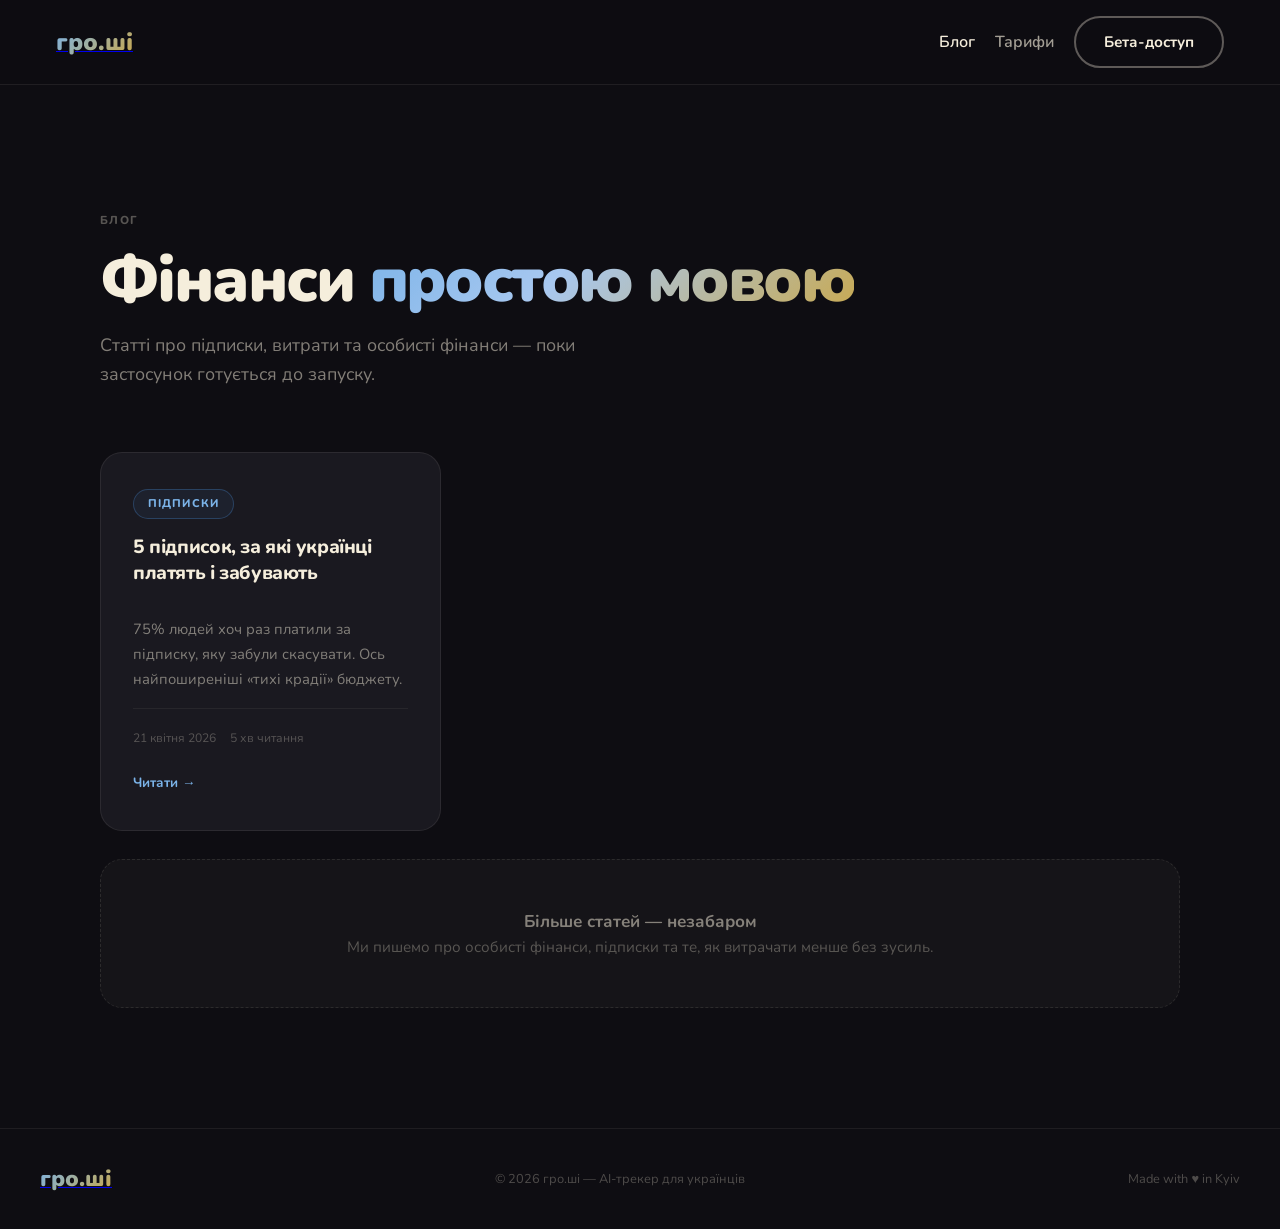
<file: blog.html>
<!DOCTYPE html>
<html lang="uk">
<head>
  <meta charset="UTF-8">
  <meta name="viewport" content="width=device-width,initial-scale=1.0">
  <title>Блог — гро.ші</title>
  <meta name="description" content="Статті про фінансову грамотність, підписки та особисті фінанси від команди гро.ші.">
  <link href="https://fonts.googleapis.com/css2?family=Nunito:wght@300;400;600;700;800;900&display=swap" rel="stylesheet">
  <link rel="stylesheet" href="/css/style.css">
  <style>
    /* ── BLOG LISTING ── */
    .blog-hero{padding:120px 60px 64px;max-width:1200px;margin:0 auto}
    .blog-hero h1{font-size:clamp(2.4rem,5vw,4rem);font-weight:900;letter-spacing:-.04em;line-height:1.08;margin-bottom:16px}
    .blog-hero p{font-size:1.12rem;color:rgba(245,238,220,.5);max-width:500px}

    .blog-grid{max-width:1200px;margin:0 auto;padding:0 60px 120px;display:grid;grid-template-columns:repeat(3,1fr);gap:28px}

    .post-card{background:var(--dark);border:1px solid var(--border);border-radius:var(--r);padding:36px 32px;display:flex;flex-direction:column;gap:16px;text-decoration:none;color:inherit;transition:transform .25s,border-color .25s}
    .post-card:hover{transform:translateY(-5px);border-color:rgba(74,144,217,.28)}
    .post-cat{display:inline-block;font-size:.7rem;font-weight:800;letter-spacing:.1em;text-transform:uppercase;color:var(--g200b);padding:5px 14px;border-radius:100px;border:1px solid rgba(74,144,217,.3);background:rgba(74,144,217,.07);width:fit-content}
    .post-card h2{font-size:1.2rem;font-weight:800;letter-spacing:-.02em;line-height:1.35;color:var(--cream);flex:1}
    .post-card p{font-size:.92rem;color:rgba(245,238,220,.48);line-height:1.7;margin:0}
    .post-meta{display:flex;gap:14px;font-size:.76rem;color:rgba(245,238,220,.28);margin-top:auto;padding-top:20px;border-top:1px solid rgba(245,238,220,.06)}
    .read-more{display:inline-flex;align-items:center;gap:6px;font-size:.84rem;font-weight:700;color:var(--g200b);margin-top:8px;transition:gap .2s}
    .post-card:hover .read-more{gap:10px}

    .blog-coming{grid-column:1/-1;background:rgba(245,238,220,.03);border:1px dashed rgba(245,238,220,.1);border-radius:var(--r);padding:48px;text-align:center}
    .blog-coming p{color:rgba(245,238,220,.3);font-size:.95rem}
    .blog-coming strong{color:rgba(245,238,220,.5)}

    @media(max-width:1024px){
      .blog-grid{grid-template-columns:1fr 1fr}
    }
    @media(max-width:640px){
      .blog-hero,.blog-grid{padding-left:24px;padding-right:24px}
      .blog-hero{padding-top:80px;padding-bottom:40px}
      .blog-grid{grid-template-columns:1fr}
    }
  </style>
</head>
<body>

<!-- NAV -->
<nav>
  <a href="/" class="nav-logo"><span style="font-size:1.5rem;font-weight:900;background:linear-gradient(135deg,#7bb3e8,#c9a84c);-webkit-background-clip:text;-webkit-text-fill-color:transparent;background-clip:text">гро.ші</span></a>
  <ul>
    <li><a href="/blog" class="nav-link" style="color:var(--cream)">Блог</a></li>
    <li><a href="/pricing" class="nav-link">Тарифи</a></li>
    <li><a href="/#early-access" class="btn-nav">Бета-доступ</a></li>
  </ul>
</nav>

<!-- HERO -->
<div class="blog-hero">
  <div class="sec-label">Блог</div>
  <h1>Фінанси <span class="grad">простою мовою</span></h1>
  <p>Статті про підписки, витрати та особисті фінанси — поки застосунок готується до запуску.</p>
</div>

<!-- POSTS -->
<div class="blog-grid">

  <a href="/blog/5-pidpysok-za-yaki-ukraintsi-platyat-i-zabuvayut" class="post-card">
    <span class="post-cat">Підписки</span>
    <h2>5 підписок, за які українці платять і забувають</h2>
    <p>75% людей хоч раз платили за підписку, яку забули скасувати. Ось найпоширеніші «тихі крадії» бюджету.</p>
    <div class="post-meta">
      <span>21 квітня 2026</span>
      <span>5 хв читання</span>
    </div>
    <span class="read-more">Читати →</span>
  </a>

  <div class="blog-coming">
    <strong>Більше статей — незабаром</strong>
    <p>Ми пишемо про особисті фінанси, підписки та те, як витрачати менше без зусиль.</p>
  </div>

</div>

<!-- FOOTER -->
<footer>
  <a href="/" class="flogo"><span style="font-size:1.4rem;font-weight:900;background:linear-gradient(135deg,#7bb3e8,#c9a84c);-webkit-background-clip:text;-webkit-text-fill-color:transparent;background-clip:text">гро.ші</span></a>
  <p>© 2026 гро.ші — AI-трекер для українців</p>
  <p>Made with ♥️ in Kyiv</p>
</footer>

</body>
</html>
</file>
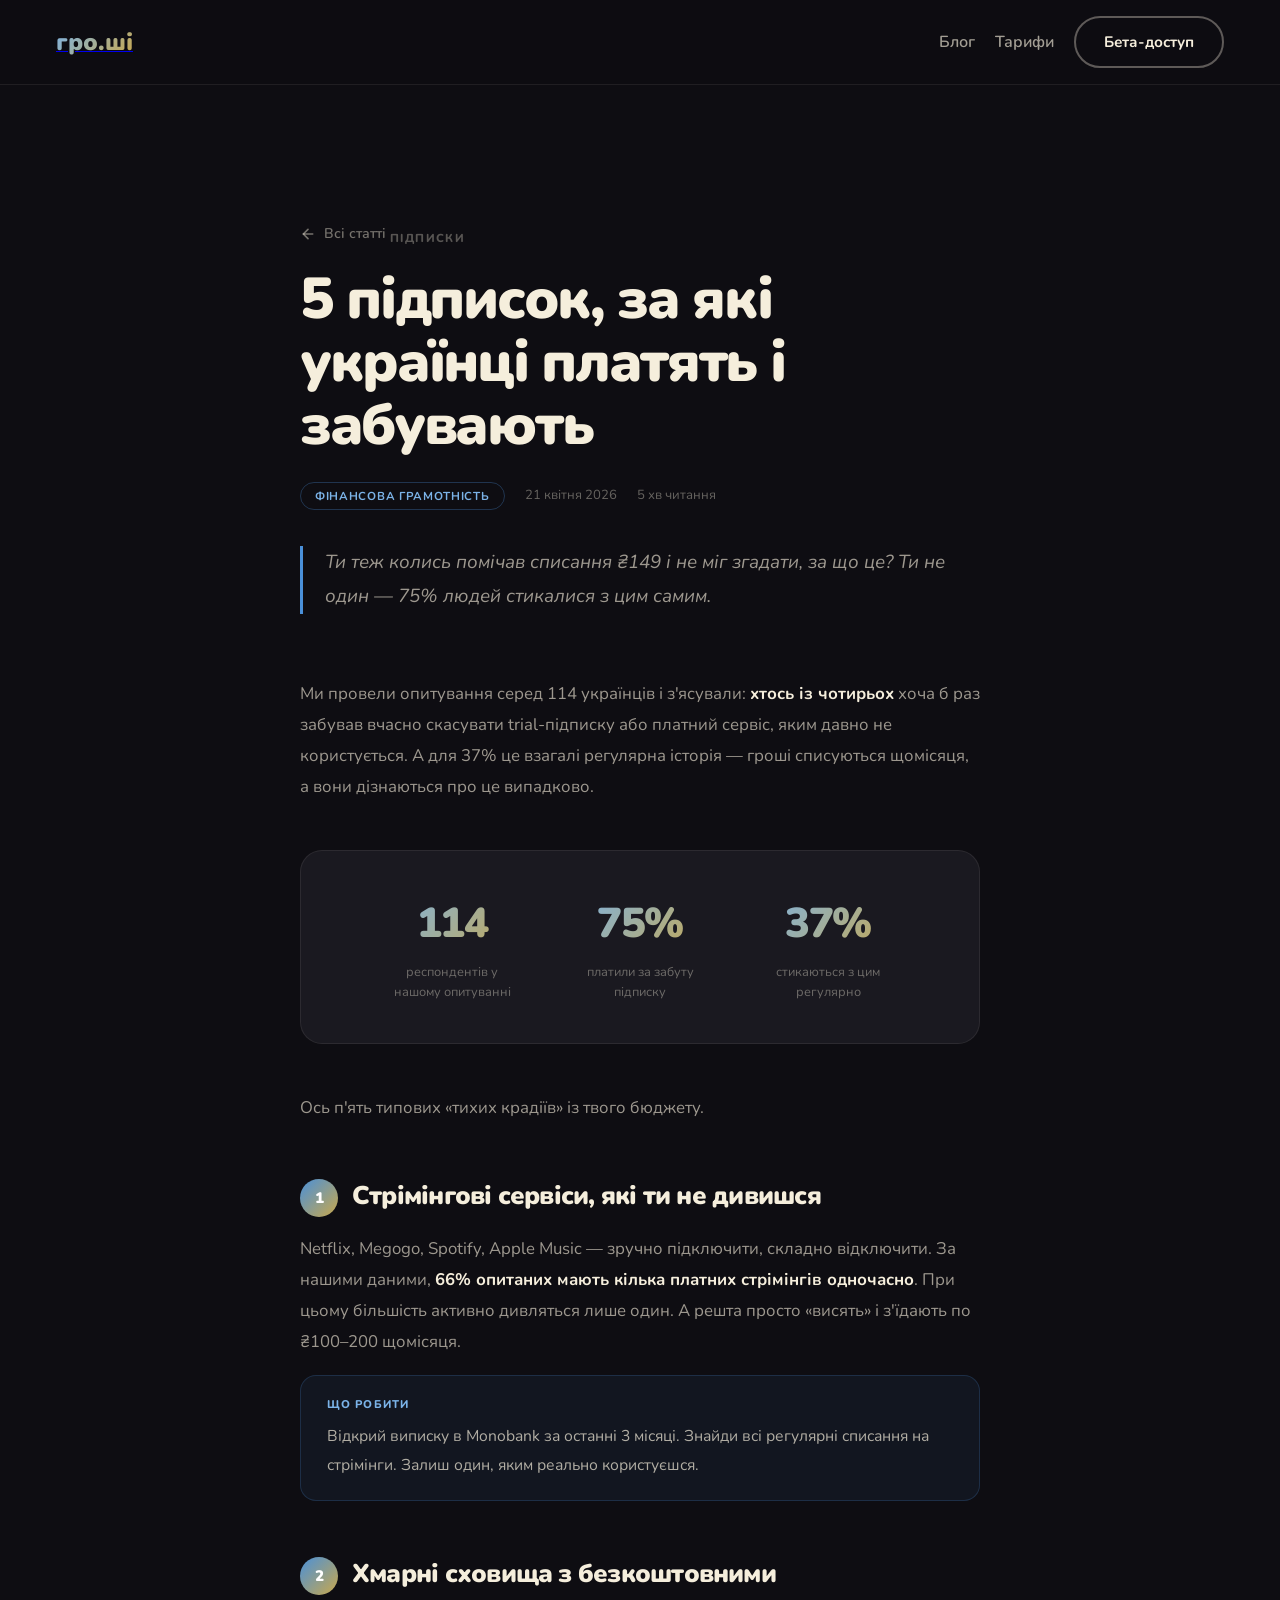
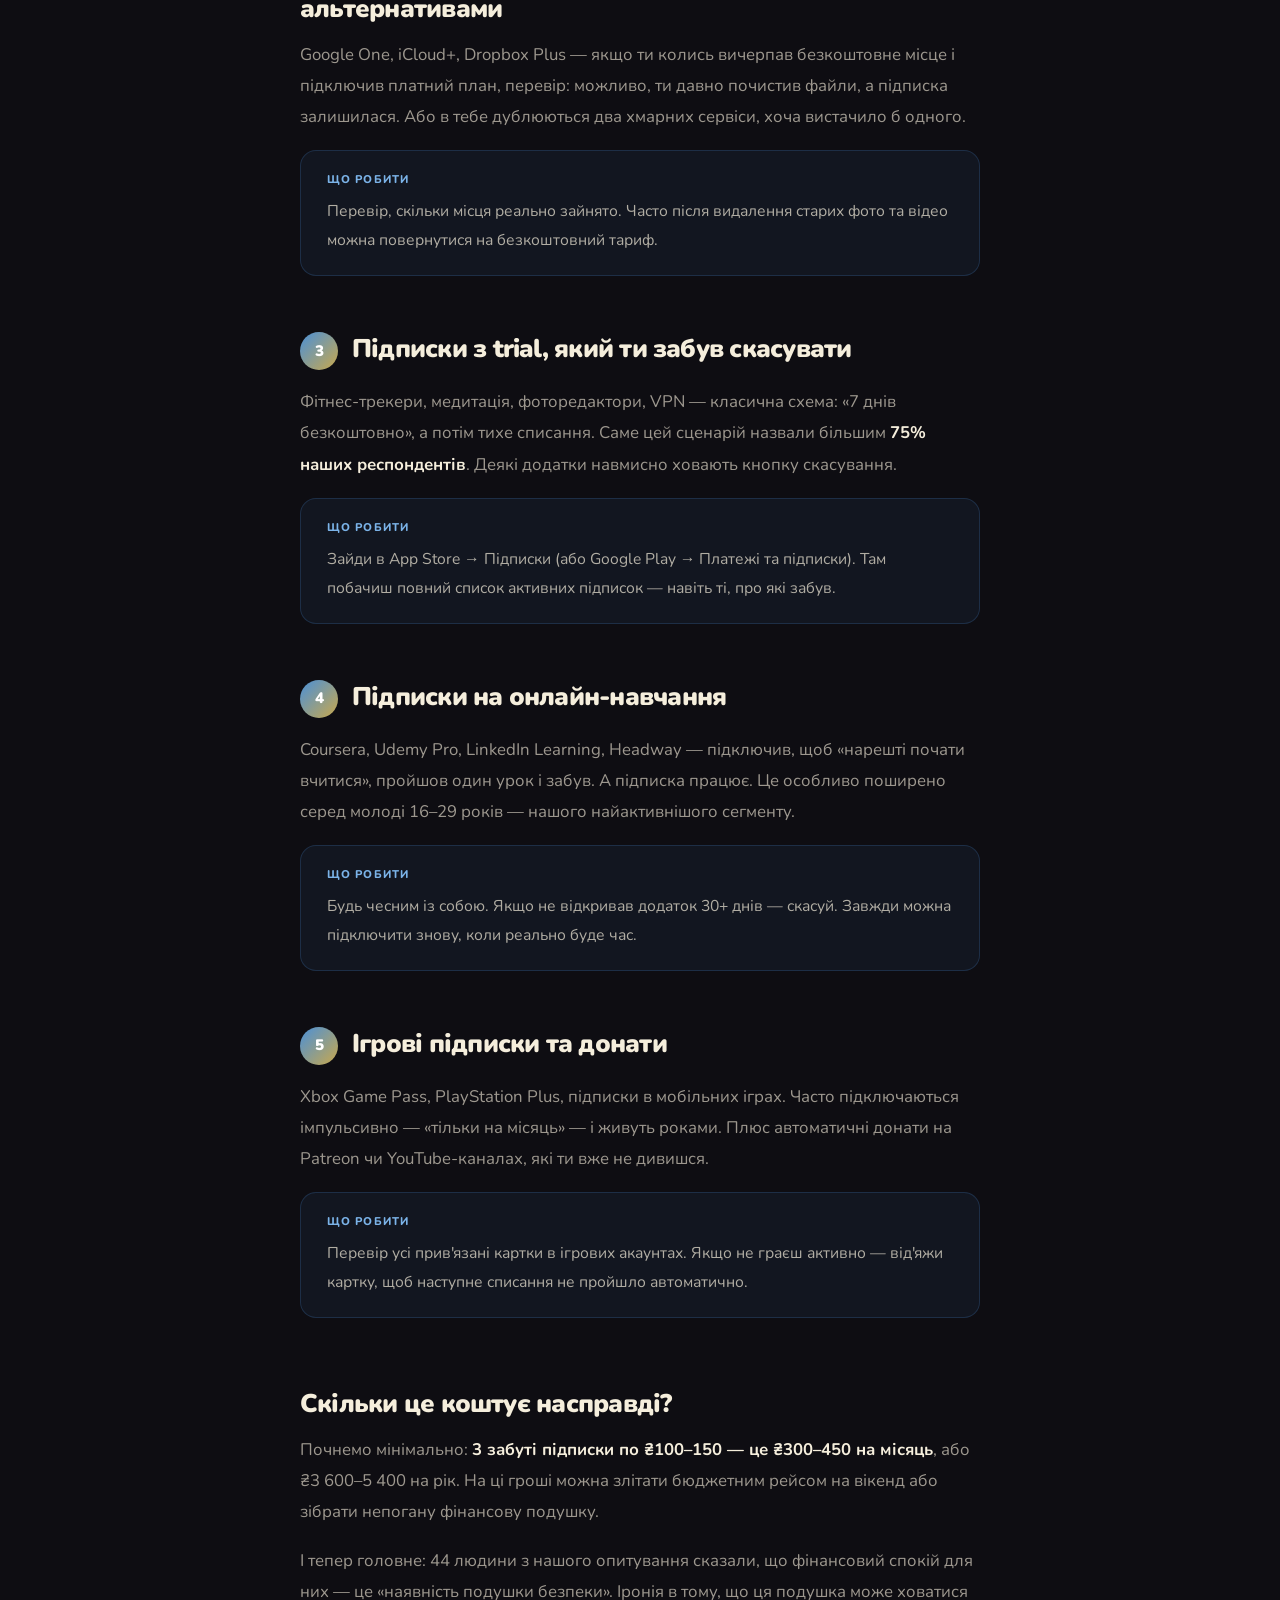
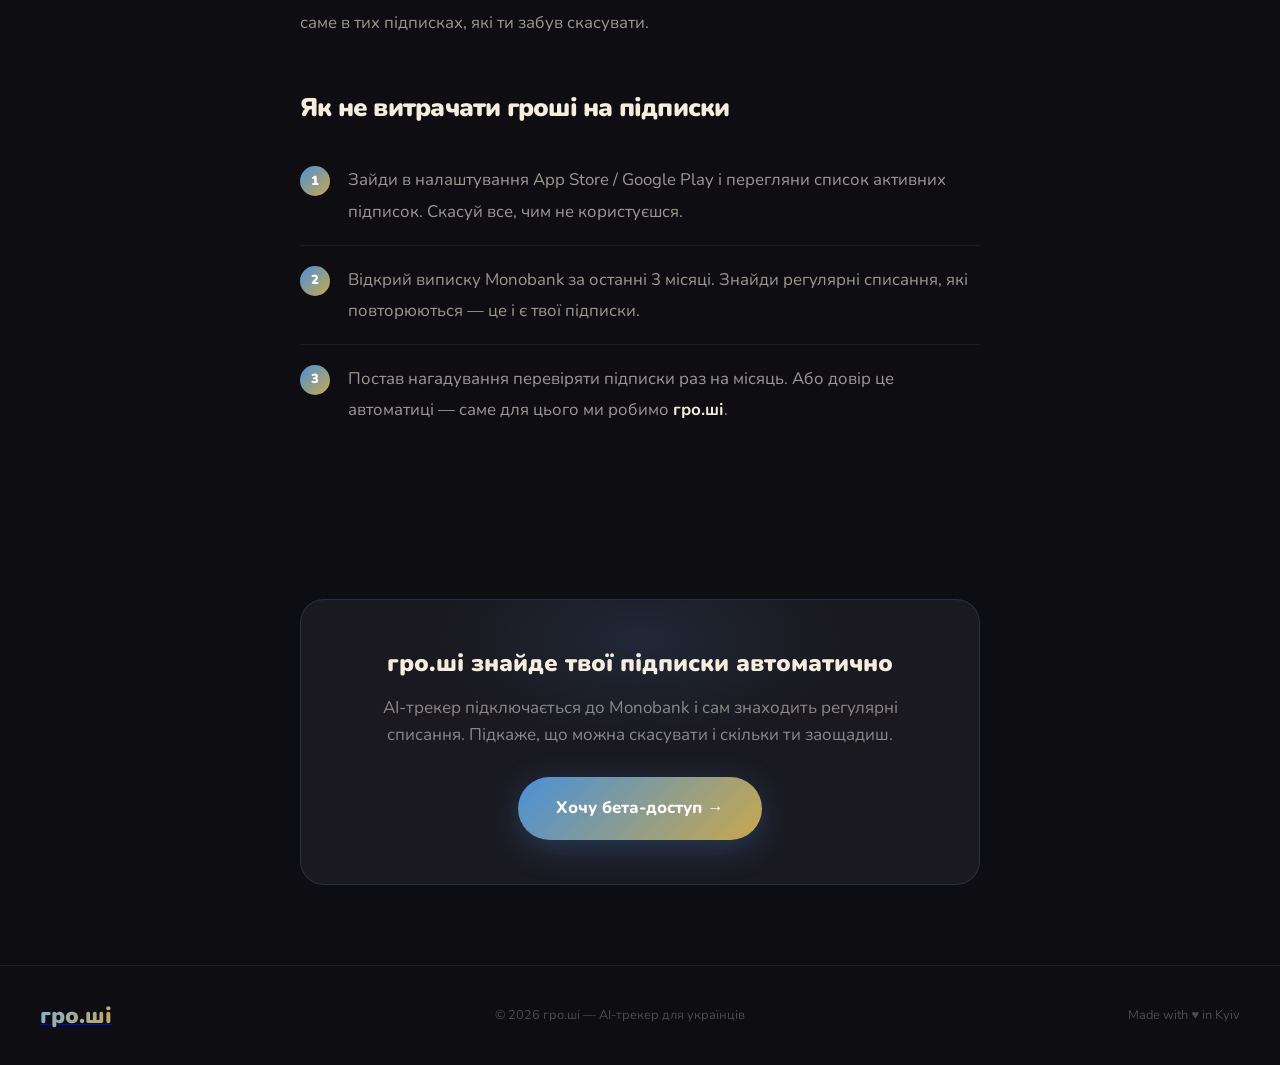
<file: blog/5-pidpysok-za-yaki-ukraintsi-platyat-i-zabuvayut.html>
<!DOCTYPE html>
<html lang="uk">
<head>
  <meta charset="UTF-8">
  <meta name="viewport" content="width=device-width,initial-scale=1.0">
  <title>5 підписок, за які українці платять і забувають — гро.ші</title>
  <meta name="description" content="75% людей хоч раз платили за підписку, яку забули скасувати. Ось найпоширеніші «тихі крадії» бюджету і як з ними боротися.">
  <link href="https://fonts.googleapis.com/css2?family=Nunito:wght@300;400;600;700;800;900&display=swap" rel="stylesheet">
  <link rel="stylesheet" href="/css/style.css">
  <style>
    /* ── BLOG ARTICLE ── */
    .article-hero{padding:120px 60px 64px;max-width:800px;margin:0 auto}
    .article-hero .sec-label{margin-bottom:20px}
    .article-hero h1{font-size:clamp(2.2rem,4.5vw,3.6rem);font-weight:900;letter-spacing:-.04em;line-height:1.1;margin-bottom:24px;color:var(--cream)}
    .article-meta{display:flex;align-items:center;gap:20px;font-size:.82rem;color:rgba(245,238,220,.38);margin-bottom:16px;flex-wrap:wrap}
    .article-meta .tag{padding:4px 14px;border-radius:100px;border:1px solid rgba(74,144,217,.3);color:var(--g200b);font-size:.72rem;font-weight:700;letter-spacing:.06em;text-transform:uppercase}
    .article-intro{font-size:1.18rem;color:rgba(245,238,220,.62);line-height:1.8;border-left:3px solid var(--g200a);padding-left:22px;margin-top:36px;font-style:italic}

    .article-body{max-width:800px;margin:0 auto;padding:0 60px 120px}
    .article-body h2{font-size:1.6rem;font-weight:900;letter-spacing:-.03em;margin:56px 0 16px;color:var(--cream)}
    .article-body h2 .num{display:inline-flex;align-items:center;justify-content:center;width:38px;height:38px;border-radius:50%;background:linear-gradient(135deg,var(--g200a),var(--g500b));color:#fff;font-size:.95rem;font-weight:900;margin-right:14px;flex-shrink:0;vertical-align:middle}
    .article-body p{font-size:1.05rem;color:rgba(245,238,220,.62);line-height:1.85;margin-bottom:18px}
    .article-body strong{color:var(--cream);font-weight:700}
    .tip-box{background:rgba(74,144,217,.07);border:1px solid rgba(74,144,217,.2);border-radius:16px;padding:20px 26px;margin:18px 0 36px}
    .tip-box .tip-label{font-size:.7rem;font-weight:800;letter-spacing:.1em;text-transform:uppercase;color:var(--g200b);margin-bottom:8px}
    .tip-box p{margin-bottom:0;font-size:.98rem;color:rgba(245,238,220,.7)}

    .stat-banner{background:var(--dark);border:1px solid var(--border);border-radius:22px;padding:40px;display:flex;gap:48px;flex-wrap:wrap;margin:48px 0;justify-content:center;text-align:center}
    .stat-item .snum{font-size:2.6rem;font-weight:900;letter-spacing:-.04em;background:linear-gradient(135deg,var(--g200b),var(--g500b));-webkit-background-clip:text;-webkit-text-fill-color:transparent;background-clip:text}
    .stat-item .slabel{font-size:.8rem;color:rgba(245,238,220,.38);margin-top:4px;max-width:140px}

    .steps-list{counter-reset:steps;margin:24px 0 36px}
    .step-item{display:flex;gap:18px;padding:18px 0;border-bottom:1px solid rgba(245,238,220,.06)}
    .step-item:last-child{border-bottom:none}
    .step-num{flex-shrink:0;width:30px;height:30px;border-radius:50%;background:linear-gradient(135deg,var(--g200a),var(--g500b));display:flex;align-items:center;justify-content:center;font-size:.82rem;font-weight:900;color:#fff;margin-top:2px}
    .step-item p{margin-bottom:0}

    .article-footer{max-width:800px;margin:0 auto 80px;padding:0 60px}
    .cta-inline{background:var(--dark);border:1px solid rgba(74,144,217,.2);border-radius:24px;padding:44px 48px;text-align:center;position:relative;overflow:hidden}
    .cta-inline::before{content:'';position:absolute;top:-60px;left:50%;transform:translateX(-50%);width:400px;height:200px;background:radial-gradient(ellipse,rgba(74,144,217,.12),transparent 70%)}
    .cta-inline h3{font-size:1.5rem;font-weight:900;margin-bottom:12px;position:relative;z-index:1}
    .cta-inline p{color:rgba(245,238,220,.52);margin-bottom:28px;position:relative;z-index:1}
    .cta-inline .btn-hero{position:relative;z-index:1}

    .back-link{display:inline-flex;align-items:center;gap:8px;text-decoration:none;color:rgba(245,238,220,.45);font-size:.88rem;font-weight:600;padding:16px 0;transition:color .2s}
    .back-link:hover{color:var(--cream)}
    .back-link svg{transition:transform .2s}
    .back-link:hover svg{transform:translateX(-3px)}

    @media(max-width:768px){
      .article-hero,.article-body,.article-footer{padding-left:24px;padding-right:24px}
      .article-hero{padding-top:80px;padding-bottom:40px}
      .stat-banner{gap:28px}
    }
  </style>
</head>
<body>

<!-- NAV -->
<nav>
  <a href="/" class="nav-logo"><span style="font-size:1.5rem;font-weight:900;background:linear-gradient(135deg,#7bb3e8,#c9a84c);-webkit-background-clip:text;-webkit-text-fill-color:transparent;background-clip:text">гро.ші</span></a>
  <ul>
    <li><a href="/blog" class="nav-link">Блог</a></li>
    <li><a href="/pricing" class="nav-link">Тарифи</a></li>
    <li><a href="/#early-access" class="btn-nav">Бета-доступ</a></li>
  </ul>
</nav>

<!-- ARTICLE HERO -->
<div class="article-hero">
  <a href="/blog" class="back-link">
    <svg width="16" height="16" viewBox="0 0 24 24" fill="none" stroke="currentColor" stroke-width="2.5" stroke-linecap="round" stroke-linejoin="round"><path d="M19 12H5"/><path d="M12 19l-7-7 7-7"/></svg>
    Всі статті
  </a>
  <div class="sec-label" style="margin-top:24px">Підписки</div>
  <h1>5 підписок, за які українці платять і забувають</h1>
  <div class="article-meta">
    <span class="tag">Фінансова грамотність</span>
    <span>21 квітня 2026</span>
    <span>5 хв читання</span>
  </div>
  <p class="article-intro">Ти теж колись помічав списання ₴149 і не міг згадати, за що це? Ти не один — 75% людей стикалися з цим самим.</p>
</div>

<!-- ARTICLE BODY -->
<div class="article-body">

  <p>Ми провели опитування серед 114 українців і з'ясували: <strong>хтось із чотирьох</strong> хоча б раз забував вчасно скасувати trial-підписку або платний сервіс, яким давно не користується. А для 37% це взагалі регулярна історія — гроші списуються щомісяця, а вони дізнаються про це випадково.</p>

  <div class="stat-banner">
    <div class="stat-item"><div class="snum">114</div><div class="slabel">респондентів у нашому опитуванні</div></div>
    <div class="stat-item"><div class="snum">75%</div><div class="slabel">платили за забуту підписку</div></div>
    <div class="stat-item"><div class="snum">37%</div><div class="slabel">стикаються з цим регулярно</div></div>
  </div>

  <p>Ось п'ять типових «тихих крадіїв» із твого бюджету.</p>

  <!-- 1 -->
  <h2><span class="num">1</span>Стрімінгові сервіси, які ти не дивишся</h2>
  <p>Netflix, Megogo, Spotify, Apple Music — зручно підключити, складно відключити. За нашими даними, <strong>66% опитаних мають кілька платних стрімінгів одночасно</strong>. При цьому більшість активно дивляться лише один. А решта просто «висять» і з'їдають по ₴100–200 щомісяця.</p>
  <div class="tip-box">
    <div class="tip-label">Що робити</div>
    <p>Відкрий виписку в Monobank за останні 3 місяці. Знайди всі регулярні списання на стрімінги. Залиш один, яким реально користуєшся.</p>
  </div>

  <!-- 2 -->
  <h2><span class="num">2</span>Хмарні сховища з безкоштовними альтернативами</h2>
  <p>Google One, iCloud+, Dropbox Plus — якщо ти колись вичерпав безкоштовне місце і підключив платний план, перевір: можливо, ти давно почистив файли, а підписка залишилася. Або в тебе дублюються два хмарних сервіси, хоча вистачило б одного.</p>
  <div class="tip-box">
    <div class="tip-label">Що робити</div>
    <p>Перевір, скільки місця реально зайнято. Часто після видалення старих фото та відео можна повернутися на безкоштовний тариф.</p>
  </div>

  <!-- 3 -->
  <h2><span class="num">3</span>Підписки з trial, який ти забув скасувати</h2>
  <p>Фітнес-трекери, медитація, фоторедактори, VPN — класична схема: «7 днів безкоштовно», а потім тихе списання. Саме цей сценарій назвали більшим <strong>75% наших респондентів</strong>. Деякі додатки навмисно ховають кнопку скасування.</p>
  <div class="tip-box">
    <div class="tip-label">Що робити</div>
    <p>Зайди в App Store → Підписки (або Google Play → Платежі та підписки). Там побачиш повний список активних підписок — навіть ті, про які забув.</p>
  </div>

  <!-- 4 -->
  <h2><span class="num">4</span>Підписки на онлайн-навчання</h2>
  <p>Coursera, Udemy Pro, LinkedIn Learning, Headway — підключив, щоб «нарешті почати вчитися», пройшов один урок і забув. А підписка працює. Це особливо поширено серед молоді 16–29 років — нашого найактивнішого сегменту.</p>
  <div class="tip-box">
    <div class="tip-label">Що робити</div>
    <p>Будь чесним із собою. Якщо не відкривав додаток 30+ днів — скасуй. Завжди можна підключити знову, коли реально буде час.</p>
  </div>

  <!-- 5 -->
  <h2><span class="num">5</span>Ігрові підписки та донати</h2>
  <p>Xbox Game Pass, PlayStation Plus, підписки в мобільних іграх. Часто підключаються імпульсивно — «тільки на місяць» — і живуть роками. Плюс автоматичні донати на Patreon чи YouTube-каналах, які ти вже не дивишся.</p>
  <div class="tip-box">
    <div class="tip-label">Що робити</div>
    <p>Перевір усі прив'язані картки в ігрових акаунтах. Якщо не граєш активно — від'яжи картку, щоб наступне списання не пройшло автоматично.</p>
  </div>

  <!-- TOTAL -->
  <h2 style="margin-top:72px">Скільки це коштує насправді?</h2>
  <p>Почнемо мінімально: <strong>3 забуті підписки по ₴100–150 — це ₴300–450 на місяць</strong>, або ₴3 600–5 400 на рік. На ці гроші можна злітати бюджетним рейсом на вікенд або зібрати непогану фінансову подушку.</p>
  <p>І тепер головне: 44 людини з нашого опитування сказали, що фінансовий спокій для них — це «наявність подушки безпеки». Іронія в тому, що ця подушка може ховатися саме в тих підписках, які ти забув скасувати.</p>

  <!-- HOW TO AVOID -->
  <h2>Як не витрачати гроші на підписки</h2>
  <div class="steps-list">
    <div class="step-item">
      <div class="step-num">1</div>
      <p>Зайди в налаштування App Store / Google Play і перегляни список активних підписок. Скасуй все, чим не користуєшся.</p>
    </div>
    <div class="step-item">
      <div class="step-num">2</div>
      <p>Відкрий виписку Monobank за останні 3 місяці. Знайди регулярні списання, які повторюються — це і є твої підписки.</p>
    </div>
    <div class="step-item">
      <div class="step-num">3</div>
      <p>Постав нагадування перевіряти підписки раз на місяць. Або довір це автоматиці — саме для цього ми робимо <strong>гро.ші</strong>.</p>
    </div>
  </div>

</div>

<!-- CTA -->
<div class="article-footer">
  <div class="cta-inline">
    <h3>гро.ші знайде твої підписки автоматично</h3>
    <p>AI-трекер підключається до Monobank і сам знаходить регулярні списання. Підкаже, що можна скасувати і скільки ти заощадиш.</p>
    <a href="/#early-access" class="btn-hero">Хочу бета-доступ →</a>
  </div>
</div>

<!-- FOOTER -->
<footer>
  <a href="/" class="flogo"><span style="font-size:1.4rem;font-weight:900;background:linear-gradient(135deg,#7bb3e8,#c9a84c);-webkit-background-clip:text;-webkit-text-fill-color:transparent;background-clip:text">гро.ші</span></a>
  <p>© 2026 гро.ші — AI-трекер для українців</p>
  <p>Made with ♥️ in Kyiv</p>
</footer>

</body>
</html>
</file>
<file: css/style.css>
:root{
      --dark2:#0e0d12; --dark:#1a1920;
      --cream:#f5eedc; --muted:rgba(245,238,220,.45);
      --border:rgba(245,238,220,.08);
      --r:22px;
      --g200a:#4a90d9; --g200b:#7bb3e8;
      --g500a:#8b6914; --g500b:#c9a84c;
    }
    *,*::before,*::after{box-sizing:border-box;margin:0;padding:0}
    html{scroll-behavior:smooth}
    body{font-family:'Chiron GoRound TC','Nunito',sans-serif;background:var(--dark2);color:var(--cream);line-height:1.6;overflow-x:hidden;font-size:17px}

    /* ── NAV ── */
    nav{
      position:sticky;top:0;z-index:100;
      display:flex;align-items:center;justify-content:space-between;
      padding:16px 56px;
      background:rgba(14,13,18,.9);backdrop-filter:blur(20px);
      border-bottom:1px solid var(--border);
    }
    .nav-logo img{height:56px;width:auto}
    nav ul{list-style:none;display:flex;gap:20px;align-items:center}
    .nav-link{text-decoration:none;color:rgba(245,238,220,.65);font-weight:600;font-size:1rem;transition:color .2s}
    .nav-link:hover{color:var(--cream)}
    .btn-nav{display:inline-block;text-decoration:none;cursor:pointer;border:none;padding:12px 28px;border-radius:100px;font-family:inherit;font-size:.95rem;font-weight:700;border:2px solid rgba(245,238,220,.35);color:var(--cream);background:transparent;transition:background .2s,border-color .2s}
    .btn-nav:hover{background:rgba(245,238,220,.08);border-color:var(--cream)}

    /* ── HERO ── */
    .hero{
      position:relative;min-height:100vh;
      display:grid;grid-template-columns:1fr 1fr;
      align-items:center;padding:0 40px;gap:48px;overflow:hidden;
    }
    .blob1{position:absolute;width:700px;height:700px;border-radius:50%;background:radial-gradient(circle,rgba(74,144,217,.20) 0%,transparent 70%);top:-160px;left:-80px;pointer-events:none}
    .blob2{position:absolute;width:580px;height:580px;border-radius:50%;background:radial-gradient(circle,rgba(201,168,76,.16) 0%,transparent 70%);top:80px;right:60px;pointer-events:none}
    .hero-left{position:relative;z-index:2;padding-top:110px;padding-bottom:80px}
    .badge{display:inline-flex;align-items:center;gap:8px;border:1px solid rgba(74,144,217,.4);background:rgba(74,144,217,.08);color:var(--g200b);padding:7px 20px;border-radius:100px;font-size:.78rem;font-weight:700;letter-spacing:.08em;text-transform:uppercase;margin-bottom:32px}
    .badge-dot{width:7px;height:7px;border-radius:50%;background:var(--g200b);display:inline-block;animation:pulse 2s infinite}
    @keyframes pulse{0%,100%{opacity:1}50%{opacity:.3}}
    .hero h1{font-size:clamp(3.2rem,5.5vw,5.6rem);font-weight:900;letter-spacing:-.04em;line-height:1.02;margin-bottom:26px}
    .grad{background:linear-gradient(135deg,var(--g200b) 0%,#a8c8f0 40%,var(--g500b) 100%);-webkit-background-clip:text;-webkit-text-fill-color:transparent;background-clip:text}
    .hero-sub{font-size:1.18rem;color:rgba(245,238,220,.55);max-width:480px;margin-bottom:44px;line-height:1.7}
    .hero-cta{display:flex;gap:16px;flex-wrap:wrap;margin-bottom:64px}
    .btn-hero{display:inline-block;text-decoration:none;cursor:pointer;border:none;padding:18px 38px;border-radius:100px;font-family:inherit;font-size:1.05rem;font-weight:800;background:linear-gradient(135deg,var(--g200a),var(--g500b));color:#fff;transition:transform .2s,box-shadow .2s;box-shadow:0 8px 32px rgba(74,144,217,.3)}
    .btn-hero:hover{transform:translateY(-3px);box-shadow:0 16px 40px rgba(74,144,217,.4)}
    .btn-ghost{display:inline-block;text-decoration:none;cursor:pointer;border:none;padding:18px 38px;border-radius:100px;font-family:inherit;font-size:1.05rem;font-weight:700;border:2px solid rgba(245,238,220,.2);color:rgba(245,238,220,.7);background:transparent;transition:border-color .2s,color .2s}
    .btn-ghost:hover{border-color:rgba(245,238,220,.5);color:var(--cream)}
    .hero-stats{display:flex;gap:48px;flex-wrap:wrap;border-top:1px solid rgba(245,238,220,.1);padding-top:40px}
    .snum{font-size:2.1rem;font-weight:900;letter-spacing:-.04em;background:linear-gradient(135deg,var(--g200b),var(--g500b));-webkit-background-clip:text;-webkit-text-fill-color:transparent;background-clip:text}
    .slabel{font-size:.78rem;color:rgba(245,238,220,.38);margin-top:2px}

    /* mock phone */
    .hero-right{position:relative;z-index:2;display:flex;align-items:center;justify-content:center;padding-top:100px}
    .mock{width:310px;background:#1a1920;border-radius:28px;border:1px solid rgba(245,238,220,.08);padding:28px 22px;box-shadow:0 40px 100px rgba(0,0,0,.5),0 0 0 1px rgba(74,144,217,.1);position:relative}
    .mock::before{content:'';position:absolute;inset:0;border-radius:28px;background:linear-gradient(135deg,rgba(74,144,217,.06),rgba(201,168,76,.04));pointer-events:none}
    .mhead{display:flex;justify-content:space-between;align-items:center;margin-bottom:22px}
    .mtitle{font-size:.72rem;font-weight:800;color:var(--cream);letter-spacing:.06em;text-transform:uppercase}
    .mrow{display:flex;align-items:center;gap:12px;padding:11px 13px;border-radius:14px;background:rgba(245,238,220,.04);margin-bottom:8px;border:1px solid rgba(245,238,220,.06)}
    .micon{width:34px;height:34px;border-radius:10px;display:flex;align-items:center;justify-content:center;font-size:.95rem;flex-shrink:0}
    .ico-m{background:linear-gradient(135deg,#4a90d9,#7bb3e8)}
    .ico-s{background:linear-gradient(135deg,#c9a84c,#8b6914)}
    .ico-a{background:linear-gradient(135deg,#6c63ff,#a78bfa)}
    .minfo{flex:1}
    .mname{font-size:.8rem;font-weight:700;color:var(--cream)}
    .mdate{font-size:.67rem;color:rgba(245,238,220,.3)}
    .mamount{font-size:.88rem;font-weight:800}
    .neg{color:rgba(245,238,220,.55)} .pos{color:#a8ff78}
    .mdiv{height:1px;background:rgba(245,238,220,.07);margin:14px 0}
    .mbal-lbl{font-size:.64rem;color:rgba(245,238,220,.32);text-transform:uppercase;letter-spacing:.08em;margin-bottom:4px}
    .mbal-num{font-size:1.9rem;font-weight:900;letter-spacing:-.04em;background:linear-gradient(135deg,var(--g200b),var(--g500b));-webkit-background-clip:text;-webkit-text-fill-color:transparent;background-clip:text}
    .mbal-chg{font-size:.7rem;color:#a8ff78;margin-top:2px}
    .float-card{position:absolute;right:-48px;bottom:56px;background:#1a1920;border-radius:16px;padding:15px 20px;border:1px solid rgba(201,168,76,.22);box-shadow:0 20px 60px rgba(0,0,0,.4);min-width:155px}
    .flbl{font-size:.64rem;color:rgba(245,238,220,.32);text-transform:uppercase;letter-spacing:.08em;margin-bottom:5px}
    .fval{font-size:1.4rem;font-weight:900;background:linear-gradient(135deg,#c9a84c,#e8d08a);-webkit-background-clip:text;-webkit-text-fill-color:transparent;background-clip:text}
    .fsub{font-size:.68rem;color:#a8ff78;margin-top:2px}

    /* ── SHARED SECTION LAYOUT ── */
    .sec{padding:100px 60px;max-width:100%}
    .sec-inner{max-width:1600px;margin:0 auto}
    .sec-label{display:inline-block;font-size:.72rem;font-weight:800;letter-spacing:.12em;text-transform:uppercase;color:rgba(245,238,220,.32);margin-bottom:16px}
    h2{font-size:clamp(2.2rem,4vw,3.4rem);font-weight:900;letter-spacing:-.03em;line-height:1.1;margin-bottom:14px;color:var(--cream)}
    .sec-sub{font-size:1.12rem;color:rgba(245,238,220,.48);max-width:580px;margin-bottom:56px}

    /* ── PROBLEMS ── */
    .prob-block{display:grid;grid-template-columns:1fr 1fr;gap:80px;align-items:center;margin-bottom:96px}
    .prob-block.rev{direction:rtl}
    .prob-block.rev>*{direction:ltr}
    .prob-emoji{display:block;margin-bottom:22px;line-height:1}
    .prob-text h3{font-size:1.7rem;font-weight:900;margin-bottom:14px}
    .prob-text p{font-size:1.08rem;color:rgba(245,238,220,.55);line-height:1.75}
    .infog{background:var(--dark);border:1px solid var(--border);border-radius:26px;padding:40px;transition:border-color .3s;position:relative;overflow:hidden}
    .infog:hover{border-color:rgba(74,144,217,.25)}
    .infog-title{font-size:.7rem;font-weight:800;text-transform:uppercase;letter-spacing:.1em;color:rgba(245,238,220,.3);margin-bottom:26px}

    .bar-chart{display:flex;align-items:flex-end;gap:12px;height:130px}
    .bc-col{display:flex;flex-direction:column;align-items:center;flex:1}
    .bc-bar{width:100%;border-radius:8px 8px 0 0;position:relative}
    .bc-val{position:absolute;top:-22px;left:50%;transform:translateX(-50%);font-size:.78rem;font-weight:900;color:var(--cream);white-space:nowrap}
    .bc-lbl{font-size:.72rem;color:rgba(245,238,220,.42);text-align:center;margin-top:4px}

    .donut-wrap{display:flex;align-items:center;gap:32px}
    .donut-legend{display:flex;flex-direction:column;gap:12px;flex:1}
    .dl-item{display:flex;align-items:center;gap:10px;font-size:.85rem}
    .dl-dot{width:11px;height:11px;border-radius:50%;flex-shrink:0}
    .dl-name{color:rgba(245,238,220,.68);flex:1}
    .dl-pct{font-weight:800}

    .tl-list{display:flex;flex-direction:column;gap:16px}
    .tl-row{display:flex;align-items:center;gap:14px}
    .tl-lbl{font-size:.82rem;color:rgba(245,238,220,.55);width:160px;flex-shrink:0}
    .tl-track{flex:1;background:rgba(245,238,220,.06);border-radius:100px;height:10px;overflow:hidden}
    .tl-fill{height:100%;border-radius:100px}
    .tl-pct{font-size:.82rem;font-weight:800;width:42px;text-align:right;flex-shrink:0}

    /* ── BENTO FEATURES ── */
    .bento{display:grid;grid-template-columns:repeat(4,1fr);gap:20px}
    .bc{background:var(--dark);border:1px solid var(--border);border-radius:var(--r);padding:36px 30px;transition:transform .3s,border-color .3s}
    .bc:hover{transform:translateY(-5px);border-color:rgba(201,168,76,.25)}
    .bc.w2{grid-column:span 2}
    .bc-icon{width:54px;height:54px;border-radius:16px;display:flex;align-items:center;justify-content:center;font-size:1.5rem;margin-bottom:20px}
    .fi1{background:rgba(74,144,217,.12);border:1px solid rgba(74,144,217,.2)}
    .fi2{background:rgba(108,99,255,.10);border:1px solid rgba(108,99,255,.2)}
    .fi3{background:rgba(201,168,76,.12);border:1px solid rgba(201,168,76,.22)}
    .fi4{background:rgba(168,255,120,.08);border:1px solid rgba(168,255,120,.18)}
    .bc h3{font-size:1.15rem;font-weight:800;margin-bottom:9px}
    .bc p{font-size:.98rem;color:rgba(245,238,220,.52);line-height:1.7}
    .mini-chart{display:flex;align-items:flex-end;gap:5px;height:50px;margin-top:22px}
    .mc{border-radius:4px 4px 0 0;flex:1}

    /* ── PROOF ── */
    .proof-box{background:var(--dark);border-radius:32px;padding:72px 80px;border:1px solid var(--border);position:relative;overflow:hidden}
    .proof-box::before{content:'';position:absolute;top:-100px;right:-100px;width:420px;height:420px;border-radius:50%;background:radial-gradient(circle,rgba(74,144,217,.10),transparent 70%)}
    .proof-box::after{content:'';position:absolute;bottom:-80px;left:80px;width:300px;height:300px;border-radius:50%;background:radial-gradient(circle,rgba(201,168,76,.08),transparent 70%)}
    .proof-grid{display:grid;grid-template-columns:repeat(3,1fr);gap:48px;margin-top:52px;position:relative;z-index:1}
    .pstat .num{font-size:3.4rem;font-weight:900;letter-spacing:-.04em;background:linear-gradient(135deg,var(--g200b),var(--g500b));-webkit-background-clip:text;-webkit-text-fill-color:transparent;background-clip:text}
    .pstat .lbl{font-size:1rem;color:rgba(245,238,220,.42);margin-top:7px}
    .proof-box h2,.proof-box .sec-label{position:relative;z-index:1}

    /* ── AUDIENCE ── */
    .aud-block{display:grid;grid-template-columns:1fr 1fr;gap:80px;align-items:center;margin-bottom:80px}
    .aud-block.rev{direction:rtl}
    .aud-block.rev>*{direction:ltr}
    .aud-emoji{display:block;margin-bottom:20px;line-height:1}
    .aud-text h3{font-size:1.6rem;font-weight:900;margin-bottom:12px}
    .aud-text p{font-size:.98rem;color:rgba(245,238,220,.52);line-height:1.75}
    .aud-visual{background:var(--dark);border:1px solid var(--border);border-radius:26px;padding:40px;text-align:center;transition:border-color .3s}
    .aud-visual:hover{border-color:rgba(201,168,76,.3)}
    .aud-bignum{font-size:4.5rem;font-weight:900;letter-spacing:-.04em;background:linear-gradient(135deg,var(--g200b),var(--g500b));-webkit-background-clip:text;-webkit-text-fill-color:transparent;background-clip:text;line-height:1;margin-bottom:10px}
    .aud-desc{font-size:1rem;color:rgba(245,238,220,.5);line-height:1.6;margin-bottom:22px}
    .tags{display:flex;flex-wrap:wrap;gap:8px;justify-content:center}
    .tag{padding:5px 16px;border-radius:100px;border:1px solid rgba(245,238,220,.12);font-size:.78rem;color:rgba(245,238,220,.58)}

    /* ── BANKS SECTION ── */
    .banks-sec{background:var(--dark);border-radius:32px;padding:72px 80px;position:relative;overflow:hidden}
    .banks-sec::before{content:'';position:absolute;top:-80px;left:-80px;width:350px;height:350px;border-radius:50%;background:radial-gradient(circle,rgba(74,144,217,.10),transparent 70%)}
    .banks-sec::after{content:'';position:absolute;bottom:-80px;right:-80px;width:280px;height:280px;border-radius:50%;background:radial-gradient(circle,rgba(201,168,76,.08),transparent 70%)}
    .banks-layout{display:grid;grid-template-columns:1fr 1fr;gap:80px;align-items:center;position:relative;z-index:1}
    .banks-left h2{margin-bottom:20px}
    .banks-left p{font-size:1rem;color:rgba(245,238,220,.52);line-height:1.75;margin-bottom:36px}
    .banks-logos{display:flex;flex-wrap:wrap;gap:16px;align-items:center;margin-top:8px}
    .bank-pill{display:flex;align-items:center;gap:10px;background:rgba(245,238,220,.05);border:1px solid rgba(245,238,220,.1);border-radius:100px;padding:10px 20px;font-size:.88rem;font-weight:700;color:rgba(245,238,220,.75);transition:border-color .2s,background .2s}
    .bank-pill:hover{border-color:rgba(74,144,217,.35);background:rgba(74,144,217,.07)}
    .bank-pill.coming{opacity:.45;cursor:default}
    .bank-icon{font-size:1.1rem}
    .banks-right{display:flex;justify-content:center;align-items:center}
    .banks-diagram{position:relative;width:320px;height:320px}
    .bd-center{position:absolute;left:50%;top:50%;transform:translate(-50%,-50%);width:90px;height:90px;border-radius:50%;background:linear-gradient(135deg,var(--g200a),var(--g500b));display:flex;align-items:center;justify-content:center;box-shadow:0 0 40px rgba(74,144,217,.25);z-index:2}
    .bd-center img{width:56px;height:56px;object-fit:contain}
    .bd-node{position:absolute;width:70px;height:70px;border-radius:50%;background:var(--dark2);border:2px solid rgba(245,238,220,.15);display:flex;align-items:center;justify-content:center;font-size:1.3rem;font-weight:800;transition:border-color .3s}
    .bd-node:hover{border-color:rgba(74,144,217,.5)}
    .bd-node span{font-size:.62rem;font-weight:800;text-align:center;color:rgba(245,238,220,.6);line-height:1.2}
    .bd-n1{top:10px;left:50%;transform:translateX(-50%)}
    .bd-n2{top:50%;right:10px;transform:translateY(-50%)}
    .bd-n3{bottom:10px;left:50%;transform:translateX(-50%)}
    .bd-n4{top:50%;left:10px;transform:translateY(-50%)}
    .bd-arrow{position:absolute;font-size:1.1rem;color:rgba(201,168,76,.5)}
    .bd-a1{top:28%;right:22%}
    .bd-a2{bottom:22%;right:22%}
    .bd-coming{position:absolute;bottom:16px;right:16px;background:rgba(245,238,220,.04);border:1px dashed rgba(245,238,220,.15);border-radius:12px;padding:10px 16px;font-size:.72rem;color:rgba(245,238,220,.4)}

    /* ── MISSION ── */
    .mission-sec{
      position:relative;overflow:hidden;background:var(--dark2);
      padding:120px 60px;
    }
    .mission-inner{
      max-width:1600px;margin:0 auto;
      display:grid;grid-template-columns:1fr 1fr;
      gap:80px;align-items:center;position:relative;
    }
    .mission-bg-logo{
      position:absolute;right:-40px;top:50%;transform:translateY(-50%);
      width:480px;opacity:.07;
      filter:invert(1) brightness(3);
      pointer-events:none;z-index:0;
    }
    .mission-left{position:relative;z-index:2}
    .mission-left h2{
      font-size:clamp(2.4rem,4.2vw,4rem);
      font-weight:900;letter-spacing:-.04em;line-height:1.08;margin-bottom:0;
    }
    .mission-left h2 .grad-text{
      background:linear-gradient(135deg,var(--g200b) 0%,#a8c8f0 40%,var(--g500b) 100%);
      -webkit-background-clip:text;-webkit-text-fill-color:transparent;background-clip:text;display:block;margin-bottom:12px;
    }
    .mission-right{position:relative;z-index:2}
    .mission-right h3{font-size:1.5rem;font-weight:800;color:var(--cream);margin-bottom:24px}
    .mission-right p{font-size:1.05rem;color:rgba(245,238,220,.58);line-height:1.85;margin-bottom:0}
    .mission-right p span{display:block;margin-top:22px}
    footer{border-top:1px solid rgba(245,238,220,.07);padding:32px 40px;display:flex;align-items:center;justify-content:space-between;flex-wrap:wrap;gap:14px;max-width:100%}
    .flogo img{height:42px;width:auto}
    footer p{font-size:.8rem;color:rgba(245,238,220,.28)}

    /* ── TEAM GRID desktop ── */
    .team-grid{display:grid;grid-template-columns:repeat(3,1fr);gap:22px;width:100%}
    .tc{background:var(--dark);border:1px solid var(--border);border-radius:var(--r);padding:44px 36px;text-align:center;transition:border-color .3s}
    .tc:hover{border-color:rgba(74,144,217,.28)}
    .tav{width:86px;height:86px;border-radius:50%;background:linear-gradient(135deg,var(--g200a),var(--g500b));color:#fff;display:flex;align-items:center;justify-content:center;font-size:1.9rem;font-weight:900;margin:0 auto 20px}
    .tc h3{font-size:1.25rem;font-weight:800;margin-bottom:10px}
    .tc .role{font-size:.95rem;color:rgba(245,238,220,.5);line-height:1.65}

    /* ── CTA BOX desktop ── */
    .cta-box{background:var(--dark);border-radius:32px;padding:72px 80px;text-align:center;border:1px solid rgba(74,144,217,.14);position:relative;overflow:hidden;width:100%}
    .cta-box::before{content:'';position:absolute;top:-80px;left:50%;transform:translateX(-50%);width:550px;height:300px;background:radial-gradient(ellipse,rgba(74,144,217,.12),transparent 70%)}
    .cta-box h2,.cta-box .sec-label{position:relative;z-index:1}
    .cta-sub{position:relative;z-index:1;font-size:1.05rem;color:rgba(245,238,220,.52);max-width:420px;margin:0 auto 42px}
    .form-wrap{max-width:520px;margin:0 auto;position:relative;z-index:1;width:100%}
    .frow{display:flex;gap:12px;margin-bottom:13px}
    .frow input{flex:1;padding:15px 22px;border-radius:100px;border:2px solid rgba(245,238,220,.12);background:rgba(245,238,220,.05);color:var(--cream);font-family:inherit;font-size:.95rem;outline:none;transition:border-color .2s}
    .frow input::placeholder{color:rgba(245,238,220,.28)}
    .frow input:focus{border-color:rgba(74,144,217,.45)}
    .fcheck{display:flex;align-items:center;gap:10px;margin-bottom:24px}
    .fcheck input{width:16px;height:16px;accent-color:var(--g200b);cursor:pointer}
    .fcheck label{font-size:.86rem;color:rgba(245,238,220,.5);cursor:pointer}
    .btn-cta{width:100%;padding:17px;font-size:1rem;font-weight:800;border-radius:100px;border:none;cursor:pointer;font-family:inherit;background:linear-gradient(135deg,var(--g200a),var(--g500b));color:#fff;transition:transform .2s,box-shadow .2s;box-shadow:0 8px 28px rgba(74,144,217,.25)}
    .btn-cta:hover{transform:translateY(-2px);box-shadow:0 16px 36px rgba(74,144,217,.35)}
    .fnote{margin-top:12px;font-size:.74rem;color:rgba(245,238,220,.25)}


    @media(max-width:1024px){
      .hero,.prob-block,.aud-block,.banks-layout{grid-template-columns:1fr}
      .hero-right,.prob-block.rev,.aud-block.rev,.banks-layout .banks-right{display:none}
      .prob-block.rev,.aud-block.rev{direction:ltr}
      nav{padding:14px 20px}
      .sec,.mission-inner{padding:64px 36px}
      .bento{grid-template-columns:1fr 1fr}
      .proof-box,.banks-sec,.cta-box{padding:40px 24px}
      .proof-grid{grid-template-columns:1fr;gap:28px}
      .team-grid{grid-template-columns:1fr}
      footer{padding:28px 20px}
    }
</file>
